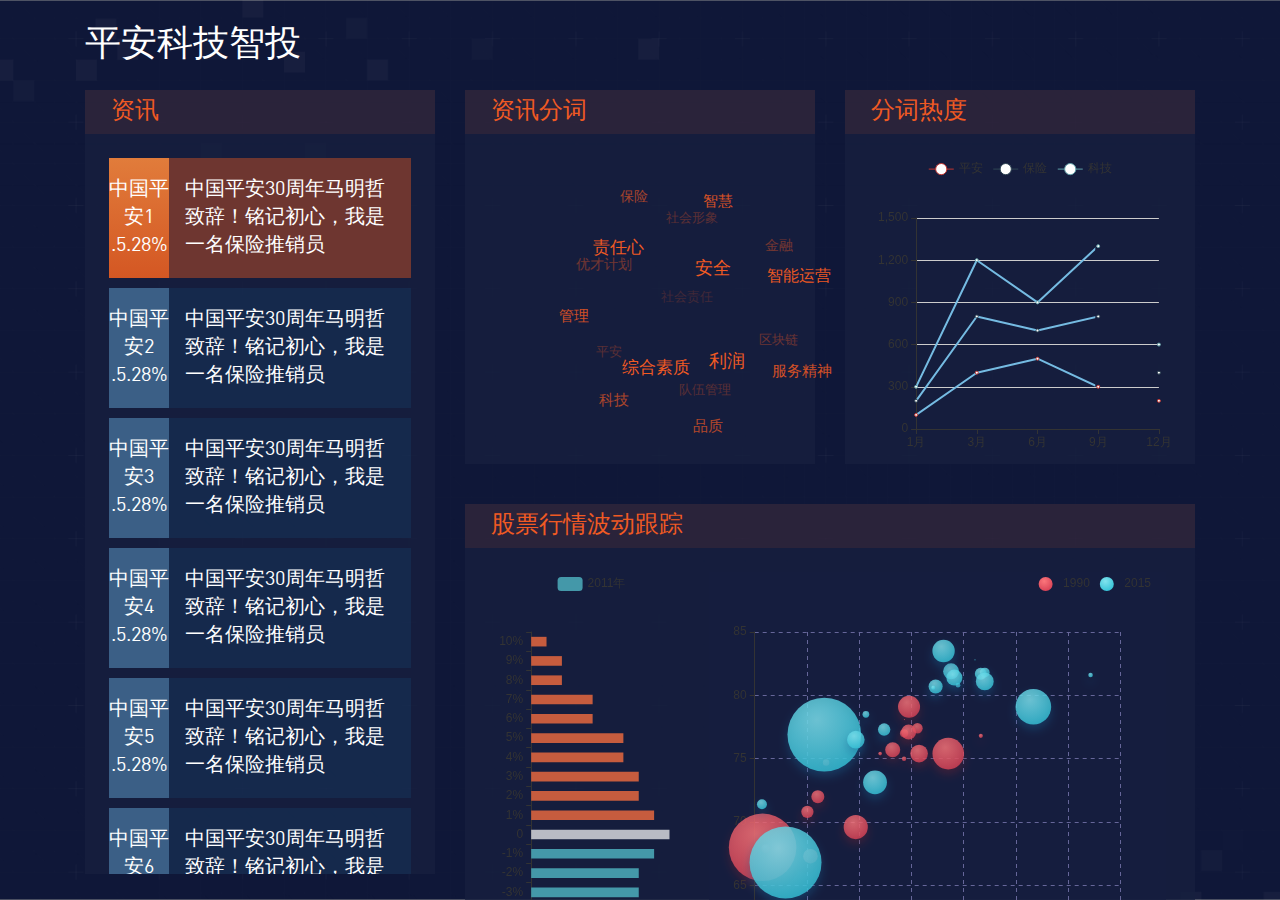
<file: index.html>
<!DOCTYPE html>
<html lang="en">
<head>
    <meta charset="UTF-8">
    <title>智能投顾</title>
    <meta name="renderer" content="webkit">
    <meta name="keywords" content=""/>
    <meta name="description" content=""/>
    <meta name="viewport" content="width=device-width, initial-scale=1.0, maximum-scale=1.0"/>
    <meta http-equiv="expires" content="0">
    <link rel="stylesheet" href="./css/bootstrap.min.css">
    <link rel="stylesheet" href="./css/font-awesome.min.css">
    <link rel="stylesheet" href="./css/animate.css">
    <link rel="stylesheet" href="./css/swiper.min.css">
    <link rel="stylesheet" href="./css/style.css">


    <script src="./js/jquery.min.js"></script>
    <script src="./js/bootstrap.min.js"></script>
    <script src="./js/echarts.min.js"></script>
    <script src="./js/swiper.min.js"></script>
</head>
<body>
   <div class="wrap">
       <div class="container">
           <div class="logo">
               平安科技智投
           </div>
           <div class="row">
              <div class="col-lg-12">
                  <div class="col-lg-4">
                      <div class="pan mgt40">
                          <div class="pan-head">
                              资讯
                          </div>
                          <div class="pan-body" id="news" style="height:740px">
                            <ul class="news">
                                <li>
                                    <div class="newL">
                                        <span>中国平安1</span>
                                        <em><i>.</i>5.28%</em>
                                    </div>
                                    <div class="newR">
                                        <span>中国平安30周年马明哲致辞！铭记初心，我是一名保险推销员</span>
                                    </div>
                                </li>
                                <li>
                                    <div class="newL">
                                        <span>中国平安2</span>
                                        <em><i>.</i>5.28%</em>
                                    </div>
                                    <div class="newR">
                                        <span>中国平安30周年马明哲致辞！铭记初心，我是一名保险推销员</span>
                                    </div>
                                </li>
                                <li>
                                    <div class="newL">
                                        <span>中国平安3</span>
                                        <em><i>.</i>5.28%</em>
                                    </div>
                                    <div class="newR">
                                        <span>中国平安30周年马明哲致辞！铭记初心，我是一名保险推销员</span>
                                    </div>
                                </li>
                                <li>
                                    <div class="newL">
                                        <span>中国平安4</span>
                                        <em><i>.</i>5.28%</em>
                                    </div>
                                    <div class="newR">
                                        <span>中国平安30周年马明哲致辞！铭记初心，我是一名保险推销员</span>
                                    </div>
                                </li>
                                <li>
                                    <div class="newL">
                                        <span>中国平安5</span>
                                        <em><i>.</i>5.28%</em>
                                    </div>
                                    <div class="newR">
                                        <span>中国平安30周年马明哲致辞！铭记初心，我是一名保险推销员</span>
                                    </div>
                                </li>
                                <li>
                                    <div class="newL">
                                        <span>中国平安6</span>
                                        <em><i>.</i>5.28%</em>
                                    </div>
                                    <div class="newR">
                                        <span>中国平安30周年马明哲致辞！铭记初心，我是一名保险推销员</span>
                                    </div>
                                </li>
                                <li>
                                    <div class="newL">
                                        <span>中国平安7</span>
                                        <em><i>.</i>5.28%</em>
                                    </div>
                                    <div class="newR">
                                        <span>中国平安30周年马明哲致辞！铭记初心，我是一名保险推销员</span>
                                    </div>
                                </li>
                                <li>
                                    <div class="newL">
                                        <span>中国平安8</span>
                                        <em><i>.</i>5.28%</em>
                                    </div>
                                    <div class="newR">
                                        <<span>中国平安30周年马明哲致辞！铭记初心，我是一名保险推销员</span>
                                    </div>
                                </li>
                                <li>
                                    <div class="newL">
                                        <span>中国平安9</span>
                                        <em><i>.</i>5.28%</em>
                                    </div>
                                    <div class="newR">
                                        <span>中国平安30周年马明哲致辞！铭记初心，我是一名保险推销员</span>
                                    </div>
                                </li>
                            </ul>
                          </div>
                      </div>
                      <div class="pan mgt40">
                          <div class="pan-head">
                              中国平安股价分析
                          </div>
                          <div class="pan-body" style="height: 330px">
                                <div class="achartW">
                                    <div id="chart12"></div>
                                    <div class="achartL">
                                        <span>54 <em>%</em> </span>
                                        <span>利好 </span>
                                    </div>
                                    <div class="achartR">
                                        <span>46 <em>%</em> </span>
                                        <span>利空</span>
                                    </div>
                                </div>
                          </div>
                      </div>
                  </div>
                  <div class="col-lg-8" style="padding: 0">
                      <div class="col-lg-6">
                          <div class="pan mgt40">
                              <div class="pan-head">
                                  资讯分词
                              </div>
                              <div class="pan-body" style="height:330px">
                                  <div id="tagsList">
                                      <span>平安</span>
                                      <span>保险</span>
                                      <span>金融</span>
                                      <span>优才计划</span>
                                      <span>品质</span>
                                      <span>科技</span>
                                      <span>智慧</span>
                                      <span>安全</span>
                                      <span>社会责任</span>
                                      <span>队伍管理</span>
                                      <span>区块链</span>
                                      <span>利润</span>
                                      <span>责任心</a></span>
                                      <span>综合素质</a></span>
                                      <span>服务精神</a></span>
                                      <span>管理</a></span>
                                      <span>社会形象</a></span>
                                      <span>智能运营</a></span>
                                  </div>
                              </div>
                          </div>
                      </div>
                      <div class="col-lg-6">
                          <div class="pan mgt40">
                              <div class="pan-head">
                                  分词热度
                              </div>
                              <div class="pan-body" style="height:330px">
                                  <div id="chart05"></div>
                              </div>
                          </div>
                      </div>
                      <div class="col-lg-12">
                          <div class="pan mgt40">
                              <div class="pan-head">
                                  股票行情波动跟踪
                              </div>
                              <div class="pan-body clearfix" style="height:740px">
                                  <div id="chart14" class="fl" style="width:30%;margin-right: 15px;">
                                  </div>
                                  <div id="chart11" class="fl" style="width:calc(70% - 20px)">
                                  </div>
                              </div>
                          </div>
                      </div>
                  </div>
              </div>
              <div class="col-lg-12">
                   <div class="col-1g-12">
                       <div class="col-lg-4">
                           <div class="pan mgt40">
                               <div class="pan-head">
                                   重仓平安基金
                               </div>
                               <div class="pan-body" style="height: 330px">
                                   <div class="divergency">
                                       <div class="divg">
                                           <div class="middle">
                                               <span>中国平安</span>
                                           </div>
                                           <div class="divgItem divgItem01 itemOn">
                                               <div class="itemCircle"><em>大华基金</em></div>
                                               <span>30%</span>
                                               <i class="divgLine"></i>
                                           </div>
                                           <div class="divgItem divgItem02">
                                               <div class="itemCircle"><em>招商混合</em></div>
                                               <span>12%</span>
                                               <i class="divgLine"></i>
                                           </div>
                                           <div class="divgItem divgItem03">
                                               <div class="itemCircle"><em>广发基金</em></div>
                                               <span>12%</span>
                                               <i class="divgLine"></i>
                                           </div>
                                           <div class="divgItem divgItem04">
                                               <div class="itemCircle"><em>华夏理财</em></div>
                                               <span>12%</span>
                                               <i class="divgLine"></i>
                                           </div>
                                           <div class="divgItem divgItem05">
                                               <div class="itemCircle"><em>民生混合</em></div>
                                               <span>12%</span>
                                               <i class="divgLine"></i>
                                           </div>

                                       </div>
                                   </div>
                               </div>
                           </div>
                       </div>
                       <div class="col-lg-8">
                           <div class="pan mgt40">
                               <div class="pan-head">
                                   关系图谱
                               </div>
                               <div class="pan-body" style="height: 330px">
                                   <div id="word-cloud"></div>
                               </div>
                           </div>
                       </div>
                   </div>
                   <div class="col-lg-12">
                       <div class="pan mgt40">
                           <div class="pan-head">
                               大华基金估值
                           </div>
                           <div class="pan-body" style="height: 330px;">
                               <div id="chart10">
                               </div>
                           </div>
                       </div>
                   </div>
                   <div class="clearfix">
                       <div class="col-lg-4">
                           <div class="pan mgt40">
                               <div class="pan-head">
                                   智投1号
                               </div>
                               <div class="pan-body">
                                    <!--<div id="chart05"></div>-->
                               </div>
                           </div>
                       </div>
                       <div class="col-lg-4">
                           <div class="pan mgt40">
                               <div class="pan-head">
                                   组合指标VaR
                               </div>
                               <div class="pan-body">
                                    <div id="chart06"></div>
                               </div>
                           </div>
                       </div>
                       <div class="col-lg-4">
                           <div class="pan mgt40">
                               <div class="pan-head">
                                   超额业绩分析
                               </div>
                               <div class="pan-body">

                               </div>
                           </div>
                       </div>
                   </div>
               </div>
              <div class="col-lg-12">
                  <div class="col-lg-8">
                      <div class="pan mgt40">
                          <div class="pan-head">
                              中国平安未来走势
                          </div>
                          <div class="pan-body" style="height: 530px;">

                          </div>
                      </div>
                  </div>
                  <div class="col-lg-4">
                      <div class="pan mgt40">
                          <div class="pan-head">
                              高频交易模拟
                          </div>
                          <div class="pan-body" style="height: 530px;padding:40px 30px;overflow: hidden;">
                             <div class="clearfix">
                                 <div class="highL">
                                     <div class="title01">中国平安  <em>006012</em> </div>
                                     <div class="title02">0.735</div>
                                     <div class="title03">+0.0001 (+5.28%)</div>
                                     <div class="highLT">
                                         <table>
                                             <thead>
                                                 <th>代码</th>
                                                 <th>方向</th>
                                                 <th>委托价</th>
                                                 <th>委托数</th>
                                                 <th>状态</th>
                                             </thead>
                                             <tbody>
                                                <tr>
                                                    <td>006012</td>
                                                    <td>买</td>
                                                    <td>0.873</td>
                                                    <td>2</td>
                                                    <td>成交</td>
                                                </tr>
                                                <tr>
                                                    <td>006012</td>
                                                    <td>买</td>
                                                    <td>0.873</td>
                                                    <td>2</td>
                                                    <td>成交</td>
                                                </tr>
                                                <tr>
                                                    <td>006012</td>
                                                    <td>买</td>
                                                    <td>0.873</td>
                                                    <td>2</td>
                                                    <td>成交</td>
                                                </tr>
                                                <tr>
                                                    <td>006012</td>
                                                    <td>买</td>
                                                    <td>0.873</td>
                                                    <td>2</td>
                                                    <td>成交</td>
                                                </tr>
                                                <tr>
                                                    <td>006012</td>
                                                    <td>买</td>
                                                    <td>0.873</td>
                                                    <td>2</td>
                                                    <td>成交</td>
                                                </tr>
                                                <tr>
                                                    <td>006012</td>
                                                    <td>买</td>
                                                    <td>0.873</td>
                                                    <td>2</td>
                                                    <td>成交</td>
                                                </tr>
                                                <tr>
                                                    <td>006012</td>
                                                    <td>买</td>
                                                    <td>0.873</td>
                                                    <td>2</td>
                                                    <td>成交</td>
                                                </tr>
                                                <tr>
                                                    <td>006012</td>
                                                    <td>买</td>
                                                    <td>0.873</td>
                                                    <td>2</td>
                                                    <td>成交</td>
                                                </tr>
                                                <tr>
                                                    <td>006012</td>
                                                    <td>买</td>
                                                    <td>0.873</td>
                                                    <td>2</td>
                                                    <td>成交</td>
                                                </tr>
                                             </tbody>
                                         </table>
                                     </div>
                                 </div>
                                 <div class="highR">
                                     <table>
                                         <thead>
                                            <tr>
                                                <th>时间</th>
                                                <th>价位</th>
                                                <th>现手</th>
                                            </tr>
                                         </thead>
                                         <tbody>
                                            <tr>
                                                <td>10:02:31</td>
                                                <td class="tGreen">2432.4</td>
                                                <td class="tRed">1</td>
                                            </tr>
                                            <tr>
                                                <td>10:02:31</td>
                                                <td class="tGreen">2432.4</td>
                                                <td class="tRed">1</td>
                                            </tr>
                                            <tr>
                                                <td>10:02:31</td>
                                                <td class="tGreen">2432.4</td>
                                                <td class="tRed">1</td>
                                            </tr>
                                            <tr>
                                                <td>10:02:31</td>
                                                <td class="tGreen">2432.4</td>
                                                <td class="tRed">1</td>
                                            </tr>
                                            <tr>
                                                <td>10:02:31</td>
                                                <td class="tGreen">2432.4</td>
                                                <td class="tRed">1</td>
                                            </tr>
                                            <tr>
                                                <td>10:02:31</td>
                                                <td class="tGreen">2432.4</td>
                                                <td class="tRed">1</td>
                                            </tr>
                                            <tr>
                                                <td>10:02:31</td>
                                                <td class="tGreen">2432.4</td>
                                                <td class="tRed">1</td>
                                            </tr>
                                            <tr>
                                                <td>10:02:31</td>
                                                <td class="tGreen">2432.4</td>
                                                <td class="tRed">1</td>
                                            </tr>
                                            <tr>
                                                <td>10:02:31</td>
                                                <td class="tGreen">2432.4</td>
                                                <td class="tRed">1</td>
                                            </tr>
                                            <tr>
                                                <td>10:02:31</td>
                                                <td class="tGreen">2432.4</td>
                                                <td class="tRed">1</td>
                                            </tr>
                                            <tr>
                                                <td>10:02:31</td>
                                                <td class="tGreen">2432.4</td>
                                                <td class="tRed">1</td>
                                            </tr>
                                            <tr>
                                                <td>10:02:31</td>
                                                <td class="tGreen">2432.4</td>
                                                <td class="tRed">1</td>
                                            </tr>
                                            <tr>
                                                <td>10:02:31</td>
                                                <td class="tGreen">2432.4</td>
                                                <td class="tRed">1</td>
                                            </tr>
                                            <tr>
                                                <td>10:02:31</td>
                                                <td class="tGreen">2432.4</td>
                                                <td class="tRed">1</td>
                                            </tr>
                                            <tr>
                                                <td>10:02:31</td>
                                                <td class="tGreen">2432.4</td>
                                                <td class="tRed">1</td>
                                            </tr>
                                         </tbody>
                                     </table>
                                 </div>
                             </div>
                          </div>
                      </div>
                  </div>
              </div>
               <div class="col-lg-12">
                   <div class="col-lg-8">
                       <div class="pan mgt40">
                           <div class="pan-head">
                               资产大类历年汇报图
                           </div>
                           <div class="pan-body" style="height:530px;padding:40px 60px">
                               <div class="tableWrap">
                                   <table>
                                       <thead>
                                       <tr>
                                           <th>2009</th>
                                           <th>2010</th>
                                           <th>2011</th>
                                           <th>2012</th>
                                           <th>2013</th>
                                           <th>2014</th>
                                           <th>2015</th>
                                           <th>2016</th>
                                           <th>2017</th>
                                           <th>2018</th>
                                       </tr>
                                       </thead>
                                       <tbody>
                                       <tr>
                                           <td>
                                               <span>HG DONG</span>
                                               <span>30.87%</span>
                                           </td>
                                           <td>
                                               <span>HG DONG</span>
                                               <span>30.87%</span>
                                           </td>
                                           <td>
                                               <span>HG DONG</span>
                                               <span>30.87%</span>
                                           </td>
                                           <td>
                                               <span>HG DONG</span>
                                               <span>30.87%</span>
                                           </td>
                                           <td>
                                               <span>HG DONG</span>
                                               <span>30.87%</span>
                                           </td>
                                           <td class="tcOrange">
                                               <span>HG DONG</span>
                                               <span>30.87%</span>
                                           </td>
                                           <td>
                                               <span>HG DONG</span>
                                               <span>30.87%</span>
                                           </td>
                                           <td>
                                               <span>HG DONG</span>
                                               <span>30.87%</span>
                                           </td>
                                           <td>
                                               <span>HG DONG</span>
                                               <span>30.87%</span>
                                           </td>
                                           <td class="tcOrange">
                                               <span>HG DONG</span>
                                               <span>30.87%</span>
                                           </td>

                                       </tr>
                                       <tr>
                                           <td>
                                               <span>HG DONG</span>
                                               <span>30.87%</span>
                                           </td>
                                           <td>
                                               <span>HG DONG</span>
                                               <span>30.87%</span>
                                           </td>
                                           <td>
                                               <span>HG DONG</span>
                                               <span>30.87%</span>
                                           </td>
                                           <td>
                                               <span>HG DONG</span>
                                               <span>30.87%</span>
                                           </td>
                                           <td>
                                               <span>HG DONG</span>
                                               <span>30.87%</span>
                                           </td>
                                           <td>
                                               <span>HG DONG</span>
                                               <span>30.87%</span>
                                           </td>
                                           <td>
                                               <span>HG DONG</span>
                                               <span>30.87%</span>
                                           </td>
                                           <td>
                                               <span>HG DONG</span>
                                               <span>30.87%</span>
                                           </td>
                                           <td>
                                               <span>HG DONG</span>
                                               <span>30.87%</span>
                                           </td>
                                           <td>
                                               <span>HG DONG</span>
                                               <span>30.87%</span>
                                           </td>

                                       </tr>
                                       <tr>
                                           <td>
                                               <span>HG DONG</span>
                                               <span>30.87%</span>
                                           </td>
                                           <td class="tcOrange">
                                               <span>HG DONG</span>
                                               <span>30.87%</span>
                                           </td>
                                           <td>
                                               <span>HG DONG</span>
                                               <span>30.87%</span>
                                           </td>
                                           <td>
                                               <span>HG DONG</span>
                                               <span>30.87%</span>
                                           </td>
                                           <td>
                                               <span>HG DONG</span>
                                               <span>30.87%</span>
                                           </td>
                                           <td>
                                               <span>HG DONG</span>
                                               <span>30.87%</span>
                                           </td>
                                           <td>
                                               <span>HG DONG</span>
                                               <span>30.87%</span>
                                           </td>
                                           <td>
                                               <span>HG DONG</span>
                                               <span>30.87%</span>
                                           </td>
                                           <td>
                                               <span>HG DONG</span>
                                               <span>30.87%</span>
                                           </td>
                                           <td>
                                               <span>HG DONG</span>
                                               <span>30.87%</span>
                                           </td>

                                       </tr>
                                       <tr>
                                           <td>
                                               <span>HG DONG</span>
                                               <span>30.87%</span>
                                           </td>
                                           <td>
                                               <span>HG DONG</span>
                                               <span>30.87%</span>
                                           </td>
                                           <td>
                                               <span>HG DONG</span>
                                               <span>30.87%</span>
                                           </td>
                                           <td>
                                               <span>HG DONG</span>
                                               <span>30.87%</span>
                                           </td>
                                           <td>
                                               <span>HG DONG</span>
                                               <span>30.87%</span>
                                           </td>
                                           <td>
                                               <span>HG DONG</span>
                                               <span>30.87%</span>
                                           </td>
                                           <td>
                                               <span>HG DONG</span>
                                               <span>30.87%</span>
                                           </td>
                                           <td>
                                               <span>HG DONG</span>
                                               <span>30.87%</span>
                                           </td>
                                           <td>
                                               <span>HG DONG</span>
                                               <span>30.87%</span>
                                           </td>
                                           <td>
                                               <span>HG DONG</span>
                                               <span>30.87%</span>
                                           </td>

                                       </tr>
                                       <tr>
                                           <td>
                                               <span>HG DONG</span>
                                               <span>30.87%</span>
                                           </td>
                                           <td>
                                               <span>HG DONG</span>
                                               <span>30.87%</span>
                                           </td>
                                           <td>
                                               <span>HG DONG</span>
                                               <span>30.87%</span>
                                           </td>
                                           <td>
                                               <span>HG DONG</span>
                                               <span>30.87%</span>
                                           </td>
                                           <td>
                                               <span>HG DONG</span>
                                               <span>30.87%</span>
                                           </td>
                                           <td>
                                               <span>HG DONG</span>
                                               <span>30.87%</span>
                                           </td>
                                           <td>
                                               <span>HG DONG</span>
                                               <span>30.87%</span>
                                           </td>
                                           <td>
                                               <span>HG DONG</span>
                                               <span>30.87%</span>
                                           </td>
                                           <td>
                                               <span>HG DONG</span>
                                               <span>30.87%</span>
                                           </td>
                                           <td>
                                               <span>HG DONG</span>
                                               <span>30.87%</span>
                                           </td>

                                       </tr>
                                       <tr>
                                           <td>
                                               <span>HG DONG</span>
                                               <span>30.87%</span>
                                           </td>
                                           <td>
                                               <span>HG DONG</span>
                                               <span>30.87%</span>
                                           </td>
                                           <td>
                                               <span>HG DONG</span>
                                               <span>30.87%</span>
                                           </td>
                                           <td>
                                               <span>HG DONG</span>
                                               <span>30.87%</span>
                                           </td>
                                           <td>
                                               <span>HG DONG</span>
                                               <span>30.87%</span>
                                           </td>
                                           <td>
                                               <span>HG DONG</span>
                                               <span>30.87%</span>
                                           </td>
                                           <td>
                                               <span>HG DONG</span>
                                               <span>30.87%</span>
                                           </td>
                                           <td>
                                               <span>HG DONG</span>
                                               <span>30.87%</span>
                                           </td>
                                           <td>
                                               <span>HG DONG</span>
                                               <span>30.87%</span>
                                           </td>
                                           <td>
                                               <span>HG DONG</span>
                                               <span>30.87%</span>
                                           </td>

                                       </tr>
                                       <tr>
                                           <td>
                                               <span>HG DONG</span>
                                               <span>30.87%</span>
                                           </td>
                                           <td>
                                               <span>HG DONG</span>
                                               <span>30.87%</span>
                                           </td>
                                           <td>
                                               <span>HG DONG</span>
                                               <span>30.87%</span>
                                           </td>
                                           <td>
                                               <span>HG DONG</span>
                                               <span>30.87%</span>
                                           </td>
                                           <td>
                                               <span>HG DONG</span>
                                               <span>30.87%</span>
                                           </td>
                                           <td>
                                               <span>HG DONG</span>
                                               <span>30.87%</span>
                                           </td>
                                           <td>
                                               <span>HG DONG</span>
                                               <span>30.87%</span>
                                           </td>
                                           <td>
                                               <span>HG DONG</span>
                                               <span>30.87%</span>
                                           </td>
                                           <td>
                                               <span>HG DONG</span>
                                               <span>30.87%</span>
                                           </td>
                                           <td>
                                               <span>HG DONG</span>
                                               <span>30.87%</span>
                                           </td>

                                       </tr>
                                       <tr>
                                           <td>
                                               <span>HG DONG</span>
                                               <span>30.87%</span>
                                           </td>
                                           <td>
                                               <span>HG DONG</span>
                                               <span>30.87%</span>
                                           </td>
                                           <td>
                                               <span>HG DONG</span>
                                               <span>30.87%</span>
                                           </td>
                                           <td>
                                               <span>HG DONG</span>
                                               <span>30.87%</span>
                                           </td>
                                           <td>
                                               <span>HG DONG</span>
                                               <span>30.87%</span>
                                           </td>
                                           <td>
                                               <span>HG DONG</span>
                                               <span>30.87%</span>
                                           </td>
                                           <td>
                                               <span>HG DONG</span>
                                               <span>30.87%</span>
                                           </td>
                                           <td>
                                               <span>HG DONG</span>
                                               <span>30.87%</span>
                                           </td>
                                           <td>
                                               <span>HG DONG</span>
                                               <span>30.87%</span>
                                           </td>
                                           <td>
                                               <span>HG DONG</span>
                                               <span>30.87%</span>
                                           </td>

                                       </tr>
                                       <tr>
                                           <td>
                                               <span>HG DONG</span>
                                               <span>30.87%</span>
                                           </td>
                                           <td>
                                               <span>HG DONG</span>
                                               <span>30.87%</span>
                                           </td>
                                           <td>
                                               <span>HG DONG</span>
                                               <span>30.87%</span>
                                           </td>
                                           <td>
                                               <span>HG DONG</span>
                                               <span>30.87%</span>
                                           </td>
                                           <td>
                                               <span>HG DONG</span>
                                               <span>30.87%</span>
                                           </td>
                                           <td>
                                               <span>HG DONG</span>
                                               <span>30.87%</span>
                                           </td>
                                           <td>
                                               <span>HG DONG</span>
                                               <span>30.87%</span>
                                           </td>
                                           <td>
                                               <span>HG DONG</span>
                                               <span>30.87%</span>
                                           </td>
                                           <td class="tcOrange">
                                               <span>HG DONG</span>
                                               <span>30.87%</span>
                                           </td>
                                           <td>
                                               <span>HG DONG</span>
                                               <span>30.87%</span>
                                           </td>

                                       </tr>

                                       </tbody>
                                   </table>
                               </div>
                           </div>
                       </div>
                   </div>
                   <div class="col-lg-4">
                       <div class="pan mgt40">
                           <div class="pan-head">
                               资金、基金、行业分类饼图
                           </div>
                               <div class="pan-body" style="height: 530px">
                                   <div class="pieW">
                                       <div id="chart07">
                                       </div>
                                       <div class="pieP">
                                           <span>安全型</span>
                                           <span>Security Type</span>
                                       </div>
                               </div>
                                <div class="pieW">
                                    <div id="chart08">
                                    </div>
                                    <div class="pieP">
                                        <span>资产型</span>
                                        <span>Asset Type</span>
                                    </div>
                                </div>
                                <div class="pieW">
                                    <div id="chart09">
                                    </div>
                                    <div class="pieP">
                                        <span>数据</span>
                                        <span>Data Type</span>
                                    </div>
                                </div>
                           </div>
                       </div>
                   </div>
               </div>

           </div>
       </div>
   </div>
</body>
<script src="./js/chart.js"></script>
<script src="./js/wordClould.js"></script>
<script>
    function AddCls(){
        $(".tc01,.tc02,.tc03,.tc04,.tc05,.tc06,.tc07,.tc08,.tc09").addClass("animated flash");
    }
    function RemoveCls(){
        $(".tc01,.tc02,.tc03,.tc04,.tc05,.tc06,.tc07,.tc08,.tc09").removeClass("animated flash");
    }

    // function moveTo() {
    //     $("#news ul").animate({
    //         marginTop: "-130px"
    //     }, 2000, function (){
    //         $(this).css({ marginTop: "0px" }).find("li:first").appendTo(this);
    //     });
    // }
    // setInterval('moveTo()', 3000) ;


    $(document).ready(function () {
       // setInterval(function () {
       //     $(".tc01,.tc02,.tc03,.tc04,.tc05,.tc06,.tc07,.tc08,.tc09").addClass("animated flash");
       // },1000)
       //
       //  setInterval(function () {
       //      $(".tc01,.tc02,.tc03,.tc04,.tc05,.tc06,.tc07,.tc08,.tc09").removeClass("animated flash");
       //  },3000)
    })

</script>
</html>
</file>
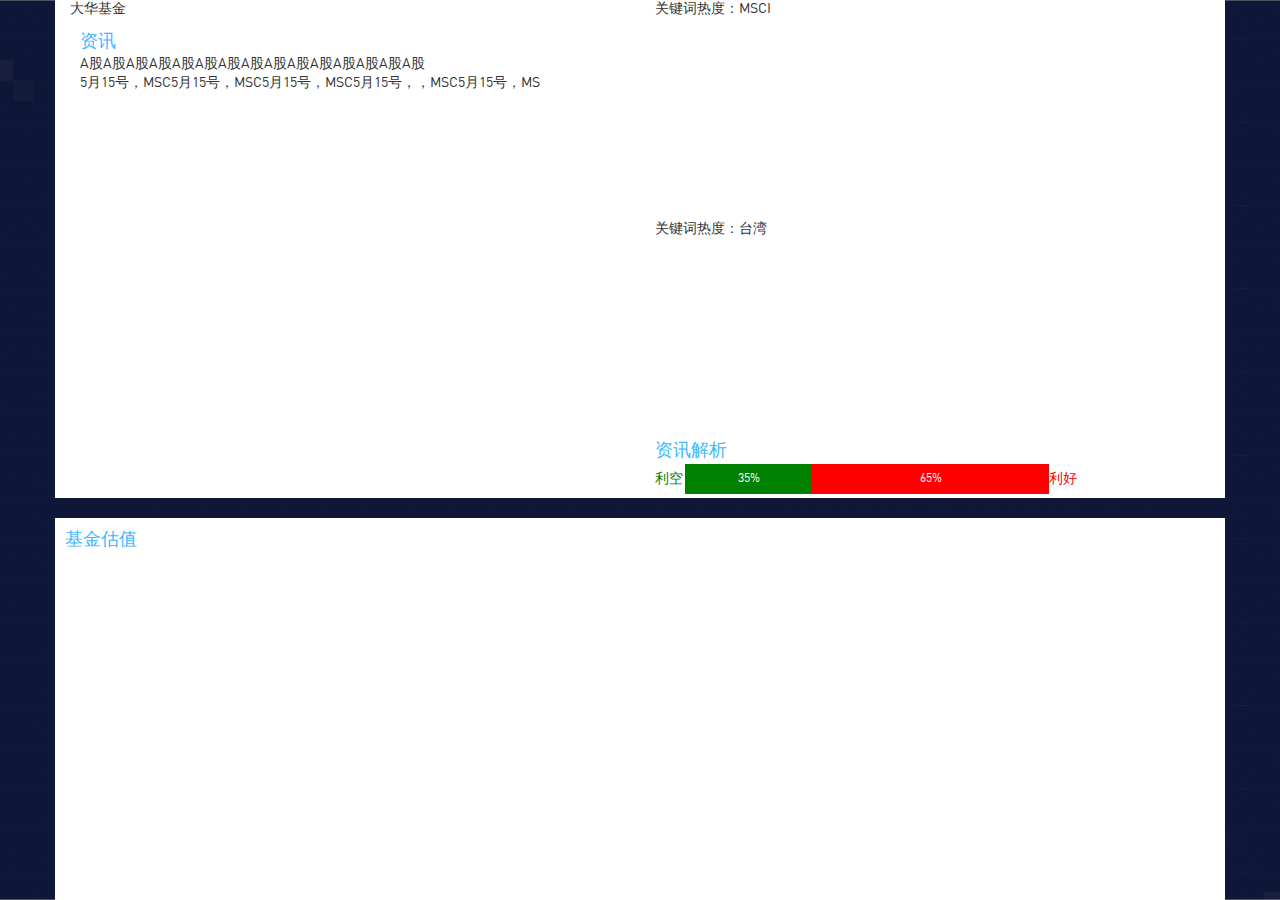
<file: index01.html>
<!DOCTYPE html>
<html lang="en">
<head>
    <meta charset="UTF-8">
    <title>智能投顾</title>
    <meta name="renderer" content="webkit">
    <meta name="keywords" content=""/>
    <meta name="description" content=""/>
    <meta name="viewport" content="width=device-width, initial-scale=1.0, maximum-scale=1.0"/>
    <meta http-equiv="expires" content="0">
    <link rel="stylesheet" href="./css/bootstrap.min.css">
    <link rel="stylesheet" href="./css/font-awesome.min.css">
    <link rel="stylesheet" href="./css/animate.css">
    <link rel="stylesheet" href="./css/swiper.min.css">
    <link rel="stylesheet" href="./css/style.css">


    <script src="./js/jquery.min.js"></script>
    <script src="./js/bootstrap.min.js"></script>
    <script src="./js/echarts.min.js"></script>
    <script src="./js/swiper.min.js"></script>
</head>
<body>
<div class="wrap">
    <div class="container">
        <div class="row clearfix bgfff">
            <div class="col-lg-6 bgfff">
                <h3>大华基金</h3>
                <div class="padLR">
                    <div class="blueT">资讯</div>
                    <p class="newsT">A股A股A股A股A股A股A股A股A股A股A股A股A股A股A股</p>
                    <p class="newsC">
                        5月15号，MSC5月15号，MSC5月15号，MSC5月15号，，MSC5月15号，MS
                    </p>
                    <div id="chart01">
                    </div>
                </div>
            </div>
            <div class="col-lg-6 bgfff">
                <div class="h3Bg">关键词热度：MSCI</div>
                <div id="chart02"></div>
                <div class="h3Bg">关键词热度：台湾</div>
                <div id="chart03"></div>
                <div class="blueT">资讯解析</div>
                <div class="pgt">
                    <span class="colorG">利空</span>
                    <div class="pgrW">
                        <div class="pgr green" style="width:35%">
                            <i>35%</i>
                        </div>
                        <div class="pgr red" style="width:65%">
                            <i>65%</i>
                        </div>
                    </div>
                    <span class="colorR">利好</span>
                </div>
            </div>
        </div>
        <div class="row bgfff mg20">
            <div class="padLR">
                <div class="blueT">基金估值</div>
                <div id="chart04"></div>
            </div>
        </div>
        <div class="row bgfff mg20">

            <div class="padLR">
                <div class="part">
                    <h3>智投1号</h3>
                    <div class="blueT">组合收益率回测曲线</div>
                    <div class="clearfix">
                        <div id="chart05" class="fl"></div>
                        <div class="bgGrey fl">
                            <p>指标VaR</p>
                            <div id="chart06"></div>
                            <p>持仓以来</p>
                            <div class="haFlex">
                                <div class="haItem">
                                    <span>7.48%</span>
                                    <span>最大收益率</span>
                                </div>
                                <div class="haItem">
                                    <span>7.48%</span>
                                    <span>最大收益率</span>
                                </div>
                                <div class="haItem">
                                    <span>7.48%</span>
                                    <span>最大收益率</span>
                                </div>
                                <div class="haItem">
                                    <span>7.48%</span>
                                    <span>最大收益率</span>
                                </div>
                            </div>
                            <p>超额业绩分析</p>
                            <div class="barWrap">
                                <span style="background: #ffcc00;height: 80px;"></span>
                                <span style="background: #5dca63;height: 10px;"></span>
                                <span style="background: #ff3300;height: 80px;"></span>
                                <span style="background: #5dca63;height: 10px;"></span>
                            </div>
                        </div>
                    </div>
                </div>
            </div>
            <div>
                <div class="blueT">资产大类历年汇报图</div>
                <div class="tableWrap">
                    <table>
                        <thead>
                        <tr>
                            <th>2003</th>
                            <th>2004</th>
                            <th>2005</th>
                            <th>2006</th>
                            <th>2007</th>
                            <th>2008</th>
                            <th>2009</th>
                            <th>2010</th>
                            <th>2011</th>
                            <th>2012</th>
                            <th>2013</th>
                            <th>2014</th>
                            <th>2015</th>
                            <th>2016</th>
                            <th>2017</th>
                        </tr>
                        </thead>
                        <tbody>
                        <tr>
                            <td class="tc01">
                                <span>HG DONG</span>
                                <span>30.87%</span>
                            </td>
                            <td class="tc09">
                                <span>HG DONG</span>
                                <span>30.87%</span>
                            </td>
                            <td class="tc08">
                                <span>HG DONG</span>
                                <span>30.87%</span>
                            </td>
                            <td class="tc07">
                                <span>HG DONG</span>
                                <span>30.87%</span>
                            </td>
                            <td class="tc06">
                                <span>HG DONG</span>
                                <span>30.87%</span>
                            </td>
                            <td class="tc05">
                                <span>HG DONG</span>
                                <span>30.87%</span>
                            </td>
                            <td class="tc04">
                                <span>HG DONG</span>
                                <span>30.87%</span>
                            </td>
                            <td class="tc03">
                                <span>HG DONG</span>
                                <span>30.87%</span>
                            </td>
                            <td class="tc02">
                                <span>HG DONG</span>
                                <span>30.87%</span>
                            </td>
                            <td class="tc01">
                                <span>HG DONG</span>
                                <span>30.87%</span>
                            </td>
                            <td class="tc09">
                                <span>HG DONG</span>
                                <span>30.87%</span>
                            </td>
                            <td class="tc08">
                                <span>HG DONG</span>
                                <span>30.87%</span>
                            </td>
                            <td class="tc07">
                                <span>HG DONG</span>
                                <span>30.87%</span>
                            </td>
                            <td class="tc06">
                                <span>HG DONG</span>
                                <span>30.87%</span>
                            </td>
                            <td class="tc05">
                                <span>HG DONG</span>
                                <span>30.87%</span>
                            </td>
                        </tr>
                        <tr>
                            <td class="tc02">
                                <span>HG DONG</span>
                                <span>30.87%</span>
                            </td>
                            <td class="tc01">
                                <span>HG DONG</span>
                                <span>30.87%</span>
                            </td>
                            <td class="tc09">
                                <span>HG DONG</span>
                                <span>30.87%</span>
                            </td>
                            <td class="tc08">
                                <span>HG DONG</span>
                                <span>30.87%</span>
                            </td>
                            <td class="tc07">
                                <span>HG DONG</span>
                                <span>30.87%</span>
                            </td>
                            <td class="tc06">
                                <span>HG DONG</span>
                                <span>30.87%</span>
                            </td>
                            <td class="tc05">
                                <span>HG DONG</span>
                                <span>30.87%</span>
                            </td>
                            <td class="tc04">
                                <span>HG DONG</span>
                                <span>30.87%</span>
                            </td>
                            <td class="tc03">
                                <span>HG DONG</span>
                                <span>30.87%</span>
                            </td>
                            <td class="tc02">
                                <span>HG DONG</span>
                                <span>30.87%</span>
                            </td>
                            <td class="tc01">
                                <span>HG DONG</span>
                                <span>30.87%</span>
                            </td>
                            <td class="tc09">
                                <span>HG DONG</span>
                                <span>30.87%</span>
                            </td>
                            <td class="tc08">
                                <span>HG DONG</span>
                                <span>30.87%</span>
                            </td>
                            <td class="tc07">
                                <span>HG DONG</span>
                                <span>30.87%</span>
                            </td>
                            <td class="tc06">
                                <span>HG DONG</span>
                                <span>30.87%</span>
                            </td>
                        </tr>
                        <tr>
                            <td class="tc03">
                                <span>HG DONG</span>
                                <span>30.87%</span>
                            </td>
                            <td class="tc02">
                                <span>HG DONG</span>
                                <span>30.87%</span>
                            </td>
                            <td class="tc01">
                                <span>HG DONG</span>
                                <span>30.87%</span>
                            </td>
                            <td class="tc09">
                                <span>HG DONG</span>
                                <span>30.87%</span>
                            </td>
                            <td class="tc08">
                                <span>HG DONG</span>
                                <span>30.87%</span>
                            </td>
                            <td class="tc07">
                                <span>HG DONG</span>
                                <span>30.87%</span>
                            </td>
                            <td class="tc06">
                                <span>HG DONG</span>
                                <span>30.87%</span>
                            </td>
                            <td class="tc05">
                                <span>HG DONG</span>
                                <span>30.87%</span>
                            </td>
                            <td class="tc04">
                                <span>HG DONG</span>
                                <span>30.87%</span>
                            </td>
                            <td class="tc03">
                                <span>HG DONG</span>
                                <span>30.87%</span>
                            </td>
                            <td class="tc02">
                                <span>HG DONG</span>
                                <span>30.87%</span>
                            </td>
                            <td class="tc01">
                                <span>HG DONG</span>
                                <span>30.87%</span>
                            </td>
                            <td class="tc09">
                                <span>HG DONG</span>
                                <span>30.87%</span>
                            </td>
                            <td class="tc08">
                                <span>HG DONG</span>
                                <span>30.87%</span>
                            </td>
                            <td class="tc07">
                                <span>HG DONG</span>
                                <span>30.87%</span>
                            </td>

                        </tr>
                        <tr>
                            <td class="tc04">
                                <span>HG DONG</span>
                                <span>30.87%</span>
                            </td>
                            <td class="tc03">
                                <span>HG DONG</span>
                                <span>30.87%</span>
                            </td>
                            <td class="tc02">
                                <span>HG DONG</span>
                                <span>30.87%</span>
                            </td>
                            <td class="tc01">
                                <span>HG DONG</span>
                                <span>30.87%</span>
                            </td>
                            <td class="tc09">
                                <span>HG DONG</span>
                                <span>30.87%</span>
                            </td>
                            <td class="tc08">
                                <span>HG DONG</span>
                                <span>30.87%</span>
                            </td>
                            <td class="tc07">
                                <span>HG DONG</span>
                                <span>30.87%</span>
                            </td>
                            <td class="tc06">
                                <span>HG DONG</span>
                                <span>30.87%</span>
                            </td>
                            <td class="tc05">
                                <span>HG DONG</span>
                                <span>30.87%</span>
                            </td>
                            <td class="tc04">
                                <span>HG DONG</span>
                                <span>30.87%</span>
                            </td>
                            <td class="tc03">
                                <span>HG DONG</span>
                                <span>30.87%</span>
                            </td>
                            <td class="tc02">
                                <span>HG DONG</span>
                                <span>30.87%</span>
                            </td>
                            <td class="tc01">
                                <span>HG DONG</span>
                                <span>30.87%</span>
                            </td>
                            <td class="tc09">
                                <span>HG DONG</span>
                                <span>30.87%</span>
                            </td>
                            <td class="tc08">
                                <span>HG DONG</span>
                                <span>30.87%</span>
                            </td>

                        </tr>
                        <tr>
                            <td class="tc05">
                                <span>HG DONG</span>
                                <span>30.87%</span>
                            </td>
                            <td class="tc04">
                                <span>HG DONG</span>
                                <span>30.87%</span>
                            </td>
                            <td class="tc03">
                                <span>HG DONG</span>
                                <span>30.87%</span>
                            </td>
                            <td class="tc02">
                                <span>HG DONG</span>
                                <span>30.87%</span>
                            </td>
                            <td class="tc01">
                                <span>HG DONG</span>
                                <span>30.87%</span>
                            </td>
                            <td class="tc09">
                                <span>HG DONG</span>
                                <span>30.87%</span>
                            </td>
                            <td class="tc08">
                                <span>HG DONG</span>
                                <span>30.87%</span>
                            </td>
                            <td class="tc07">
                                <span>HG DONG</span>
                                <span>30.87%</span>
                            </td>
                            <td class="tc06">
                                <span>HG DONG</span>
                                <span>30.87%</span>
                            </td>
                            <td class="tc05">
                                <span>HG DONG</span>
                                <span>30.87%</span>
                            </td>
                            <td class="tc04">
                                <span>HG DONG</span>
                                <span>30.87%</span>
                            </td>
                            <td class="tc03">
                                <span>HG DONG</span>
                                <span>30.87%</span>
                            </td>
                            <td class="tc02">
                                <span>HG DONG</span>
                                <span>30.87%</span>
                            </td>
                            <td class="tc01">
                                <span>HG DONG</span>
                                <span>30.87%</span>
                            </td>
                            <td class="tc09">
                                <span>HG DONG</span>
                                <span>30.87%</span>
                            </td>

                        </tr>
                        <tr>
                            <td class="tc06">
                                <span>HG DONG</span>
                                <span>30.87%</span>
                            </td>
                            <td class="tc05">
                                <span>HG DONG</span>
                                <span>30.87%</span>
                            </td>
                            <td class="tc04">
                                <span>HG DONG</span>
                                <span>30.87%</span>
                            </td>
                            <td class="tc03">
                                <span>HG DONG</span>
                                <span>30.87%</span>
                            </td>
                            <td class="tc02">
                                <span>HG DONG</span>
                                <span>30.87%</span>
                            </td>
                            <td class="tc01">
                                <span>HG DONG</span>
                                <span>30.87%</span>
                            </td>
                            <td class="tc09">
                                <span>HG DONG</span>
                                <span>30.87%</span>
                            </td>
                            <td class="tc08">
                                <span>HG DONG</span>
                                <span>30.87%</span>
                            </td>
                            <td class="tc07">
                                <span>HG DONG</span>
                                <span>30.87%</span>
                            </td>
                            <td class="tc06">
                                <span>HG DONG</span>
                                <span>30.87%</span>
                            </td>
                            <td class="tc05">
                                <span>HG DONG</span>
                                <span>30.87%</span>
                            </td>
                            <td class="tc04">
                                <span>HG DONG</span>
                                <span>30.87%</span>
                            </td>
                            <td class="tc03">
                                <span>HG DONG</span>
                                <span>30.87%</span>
                            </td>
                            <td class="tc02">
                                <span>HG DONG</span>
                                <span>30.87%</span>
                            </td>
                            <td class="tc01">
                                <span>HG DONG</span>
                                <span>30.87%</span>
                            </td>

                        </tr>
                        <tr>
                            <td class="tc07">
                                <span>HG DONG</span>
                                <span>30.87%</span>
                            </td>
                            <td class="tc06">
                                <span>HG DONG</span>
                                <span>30.87%</span>
                            </td>
                            <td class="tc05">
                                <span>HG DONG</span>
                                <span>30.87%</span>
                            </td>
                            <td class="tc04">
                                <span>HG DONG</span>
                                <span>30.87%</span>
                            </td>
                            <td class="tc03">
                                <span>HG DONG</span>
                                <span>30.87%</span>
                            </td>
                            <td class="tc02">
                                <span>HG DONG</span>
                                <span>30.87%</span>
                            </td>
                            <td class="tc01">
                                <span>HG DONG</span>
                                <span>30.87%</span>
                            </td>
                            <td class="tc09">
                                <span>HG DONG</span>
                                <span>30.87%</span>
                            </td>
                            <td class="tc08">
                                <span>HG DONG</span>
                                <span>30.87%</span>
                            </td>
                            <td class="tc07">
                                <span>HG DONG</span>
                                <span>30.87%</span>
                            </td>
                            <td class="tc06">
                                <span>HG DONG</span>
                                <span>30.87%</span>
                            </td>
                            <td class="tc05">
                                <span>HG DONG</span>
                                <span>30.87%</span>
                            </td>
                            <td class="tc04">
                                <span>HG DONG</span>
                                <span>30.87%</span>
                            </td>
                            <td class="tc03">
                                <span>HG DONG</span>
                                <span>30.87%</span>
                            </td>
                            <td class="tc02">
                                <span>HG DONG</span>
                                <span>30.87%</span>
                            </td>

                        </tr>
                        <tr>
                            <td class="tc08">
                                <span>HG DONG</span>
                                <span>30.87%</span>
                            </td>
                            <td class="tc07">
                                <span>HG DONG</span>
                                <span>30.87%</span>
                            </td>
                            <td class="tc06">
                                <span>HG DONG</span>
                                <span>30.87%</span>
                            </td>
                            <td class="tc05">
                                <span>HG DONG</span>
                                <span>30.87%</span>
                            </td>
                            <td class="tc04">
                                <span>HG DONG</span>
                                <span>30.87%</span>
                            </td>
                            <td class="tc03">
                                <span>HG DONG</span>
                                <span>30.87%</span>
                            </td>
                            <td class="tc02">
                                <span>HG DONG</span>
                                <span>30.87%</span>
                            </td>
                            <td class="tc01">
                                <span>HG DONG</span>
                                <span>30.87%</span>
                            </td>
                            <td class="tc09">
                                <span>HG DONG</span>
                                <span>30.87%</span>
                            </td>
                            <td class="tc08">
                                <span>HG DONG</span>
                                <span>30.87%</span>
                            </td>
                            <td class="tc07">
                                <span>HG DONG</span>
                                <span>30.87%</span>
                            </td>
                            <td class="tc06">
                                <span>HG DONG</span>
                                <span>30.87%</span>
                            </td>
                            <td class="tc05">
                                <span>HG DONG</span>
                                <span>30.87%</span>
                            </td>
                            <td class="tc04">
                                <span>HG DONG</span>
                                <span>30.87%</span>
                            </td>
                            <td class="tc03">
                                <span>HG DONG</span>
                                <span>30.87%</span>
                            </td>

                        </tr>
                        <tr>
                            <td class="tc09">
                                <span>HG DONG</span>
                                <span>30.87%</span>
                            </td>
                            <td class="tc08">
                                <span>HG DONG</span>
                                <span>30.87%</span>
                            </td>
                            <td class="tc07">
                                <span>HG DONG</span>
                                <span>30.87%</span>
                            </td>
                            <td class="tc06">
                                <span>HG DONG</span>
                                <span>30.87%</span>
                            </td>
                            <td class="tc05">
                                <span>HG DONG</span>
                                <span>30.87%</span>
                            </td>
                            <td class="tc04">
                                <span>HG DONG</span>
                                <span>30.87%</span>
                            </td>
                            <td class="tc03">
                                <span>HG DONG</span>
                                <span>30.87%</span>
                            </td>
                            <td class="tc02">
                                <span>HG DONG</span>
                                <span>30.87%</span>
                            </td>
                            <td class="tc01">
                                <span>HG DONG</span>
                                <span>30.87%</span>
                            </td>
                            <td class="tc09">
                                <span>HG DONG</span>
                                <span>30.87%</span>
                            </td>
                            <td class="tc08">
                                <span>HG DONG</span>
                                <span>30.87%</span>
                            </td>
                            <td class="tc07">
                                <span>HG DONG</span>
                                <span>30.87%</span>
                            </td>
                            <td class="tc06">
                                <span>HG DONG</span>
                                <span>30.87%</span>
                            </td>
                            <td class="tc05">
                                <span>HG DONG</span>
                                <span>30.87%</span>
                            </td>
                            <td class="tc04">
                                <span>HG DONG</span>
                                <span>30.87%</span>
                            </td>

                        </tr>
                        </tbody>
                    </table>
                </div>
            </div>
            <div class="part">
                <div class="blueT">
                    资金、基金、行业分类饼图
                </div>
                <div class="clearfix chartPie">
                    <div id="chart07" class="fl"></div>
                    <div id="chart08" class="fl"></div>
                    <div id="chart09" class="fl"></div>
                </div>
            </div>
        </div>
        <div class="row bgfff">
            <div class="blueT">重仓平安基金</div>
            <div class="divergency">
                <div class="divg">
                    <div class="middle">
                        <span>中国平安</span>
                    </div>
                    <div class="divgItem divgItem01 itemOn">
                        <div class="itemCircle"><em>大华基金</em></div>
                        <span>30%</span>
                        <i class="divgLine"></i>
                    </div>
                    <div class="divgItem divgItem02">
                        <div class="itemCircle"><em>招商混合</em></div>
                        <span>12%</span>
                        <i class="divgLine"></i>
                    </div>
                    <div class="divgItem divgItem03">
                        <div class="itemCircle"><em>广发基金</em></div>
                        <span>12%</span>
                        <i class="divgLine"></i>
                    </div>
                    <div class="divgItem divgItem04">
                        <div class="itemCircle"><em>华夏理财</em></div>
                        <span>12%</span>
                        <i class="divgLine"></i>
                    </div>
                    <div class="divgItem divgItem05">
                        <div class="itemCircle"><em>民生混合</em></div>
                        <span>12%</span>
                        <i class="divgLine"></i>
                    </div>

                </div>
            </div>
        </div>

    </div>
</div>
</body>
<script src="./js/chart.js"></script>
<script>
    function AddCls(){
        $(".tc01,.tc02,tc03,.tc04,tc05,tc06,tc07,tc08,tc09").addClass("animated flash");
    }
    function RemoveCls(){
        $(".tc01,.tc02,.tc03,.tc04,.tc05,.tc06,.tc07,.tc08,.tc09").removeClass("animated flash");
    }
    $(document).ready(function () {
        // setInterval(function () {
        //     $(".tc01,.tc02,.tc03,.tc04,.tc05,.tc06,.tc07,.tc08,.tc09").addClass("animated flash");
        // },1000)
        //
        //  setInterval(function () {
        //      $(".tc01,.tc02,.tc03,.tc04,.tc05,.tc06,.tc07,.tc08,.tc09").removeClass("animated flash");
        //  },3000)
    })
</script>
</html>
</file>
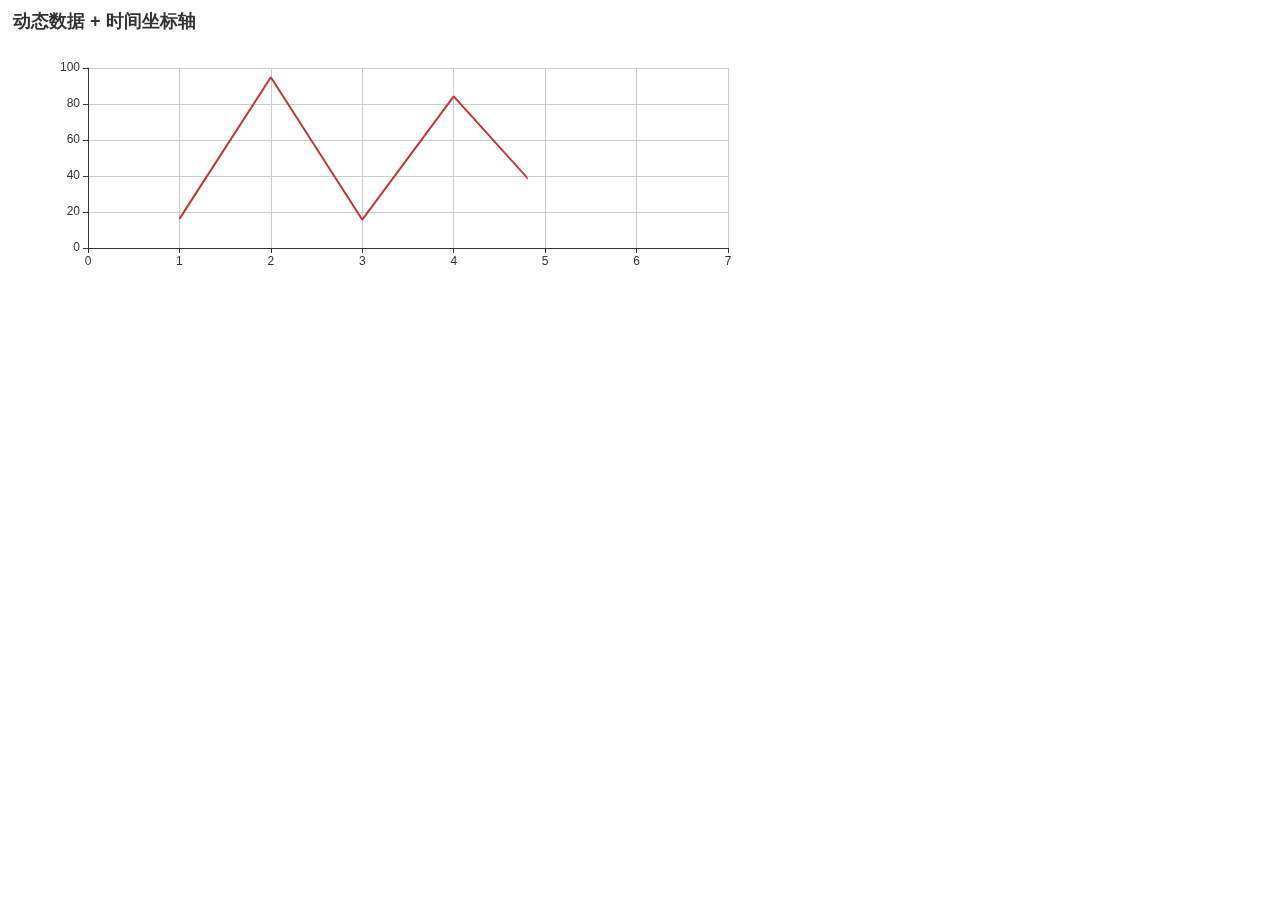
<file: test.html>
<!DOCTYPE html>
<html>
<head>
    <meta charset="utf-8">
    <title>line</title>
    <!-- 引入 echarts.js -->
    <script src="./js/echarts.min.js"></script>
</head>
<body>

<!-- 为ECharts准备一个具备大小（宽高）的Dom -->
<div class="row">
    <div id="main" style="width: 800px;height:300px;"></div>
    <div id="main2" style="width: 800px;height:300px;"></div>
</div>


<script type="text/javascript">
    // 基于准备好的dom，初始化echarts实例
    var myChart = echarts.init(document.getElementById('main'));

    function randomData() {
        now = now + 1;
        value = value + Math.random() * 21 - 10;
        return {
            name: now.toString(),
            value: [
                now,
                Math.random() * 100
            ]
        }
    }

    var data = [];
    var now = +0;
    var oneDay = 1;
    var value = Math.random() * 1000;
    for (var i = 0; i < 7; i++) {
        data.push(randomData());
    }

    option = {
        title: {
            text: '动态数据 + 时间坐标轴'
        },
        tooltip: {
            trigger: 'axis',
            formatter: function (params) {
                params = params[0];
                var date = new Date(params.name);
                return params.value[1];
            },
            axisPointer: {
                animation: false
            }
        },
        xAxis: {
            type: 'value',
        },
        yAxis: {
            type: 'value',
        },
        series: [{
            name: '模拟数据',
            type: 'line',
            showSymbol: false,
            hoverAnimation: false,
            //stack: '总量',
            data: data
        }]
    };

    setInterval(function () {

        for (var i = 0; i < 1; i++) {
            data.shift();
            data.push(randomData());
        }

        myChart.setOption({
            series: [{
                name: '模拟数据',
                type: 'line',
                showSymbol: false,
                hoverAnimation: false,
                //stack: '总量',
                data: data
            }]
        });
        myChart.setOption({
            xAxis: [{
                type: 'value',
                splitLine: {
                    show: false
                },
                min: +data[0].name,
                max: +20
            }]
        });
    }, 2000);

    // 使用刚指定的配置项和数据显示图表。
    myChart.setOption(option);
</script>
</body>
</html>
</file>
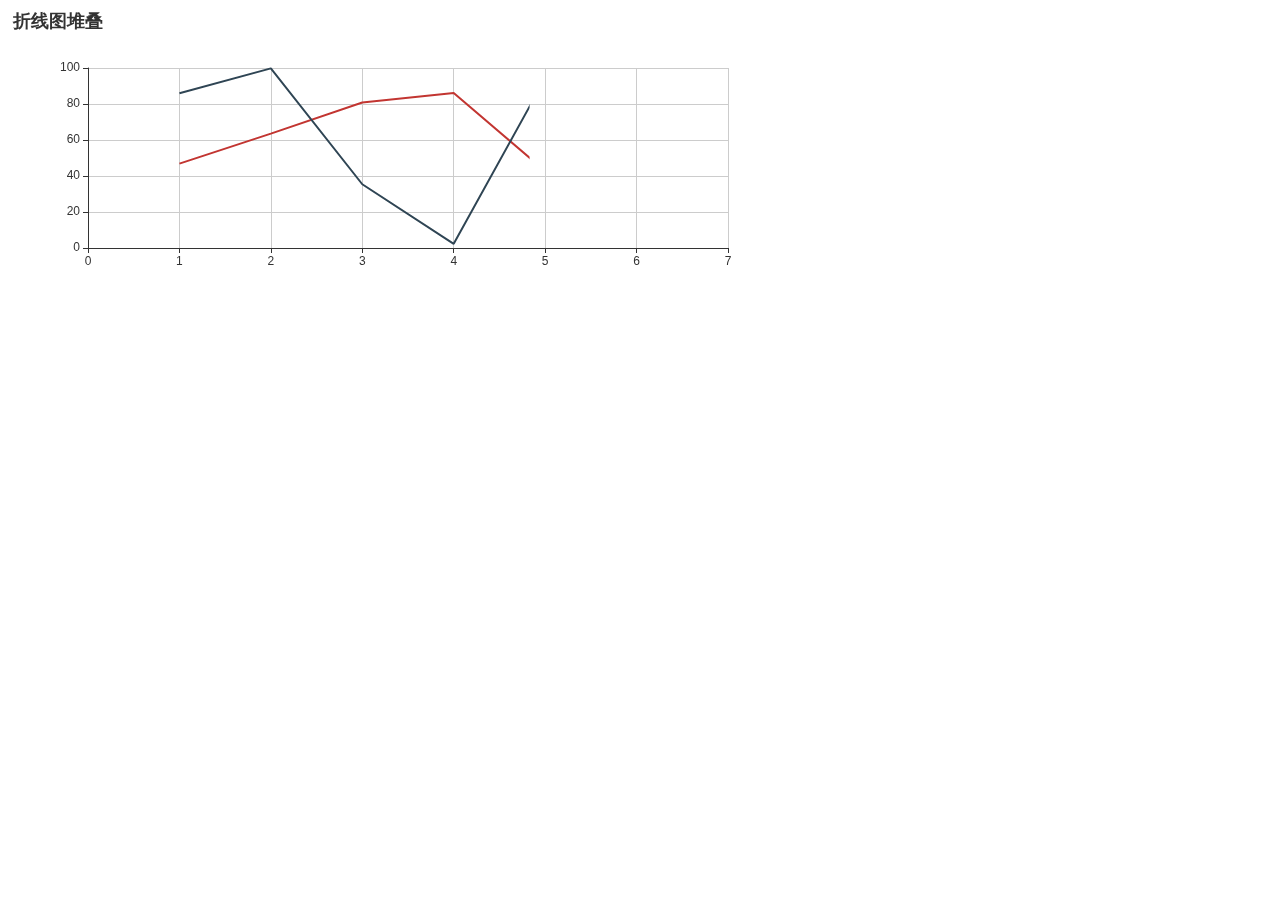
<file: test02.html>
<!DOCTYPE html>
<html>
<head>
    <meta charset="utf-8">
    <title>line</title>
    <!-- 引入 echarts.js -->
    <script src="./js/echarts.min.js"></script>
</head>
<body>

<!-- 为ECharts准备一个具备大小（宽高）的Dom -->
<div class="row">
    <div id="main" style="width: 800px;height:300px;"></div>
    <div id="main2" style="width: 800px;height:300px;"></div>
</div>


<script type="text/javascript">
    // 基于准备好的dom，初始化echarts实例
    var myChart = echarts.init(document.getElementById('main'));

    function randomData() {
        now = now + 1;
        value = value + Math.random() * 21 - 10;
        return {
            name: now.toString(),
            value: [
                now,
                Math.random() * 100
            ]
        }
    }

    function randomData2() {
        value = value + Math.random() * 21 - 10;
        return {
            name: now.toString(),
            value: [
                now,
                Math.random() * 100
            ]
        }
    }

    var data = [];
    var data2 = [];
    var now = +0;
    var oneDay = 1;
    var value = Math.random() * 1000;
    for (var i = 0; i < 7; i++) {
        data.push(randomData());
        data2.push(randomData2());
    }

    option = {
        title: {
            text: '折线图堆叠'
        },
        tooltip: {
            trigger: 'axis'
        },
        xAxis: {
            type: 'value',
        },
        yAxis: {
            type: 'value'
        },
        series: [{
            name: '模拟数据',
            type: 'line',
            showSymbol: false,
            hoverAnimation: false,
            data: data
        },
            {
                name: '邮件营销',
                type: 'line',
                showSymbol: false,
                hoverAnimation: false,
                data: data2
            }]
    };

    setInterval(function () {

        for (var i = 0; i < 1; i++) {
            data.shift();
            data.push(randomData());
            data2.shift();
            data2.push(randomData2());
        }

        myChart.setOption({
            series: [{
                name: '模拟数据',
                type: 'line',
                showSymbol: false,
                hoverAnimation: false,
                data: data
            },
                {
                    name: '邮件营销',
                    type: 'line',
                    showSymbol: false,
                    hoverAnimation: false,
                    data: data2
                }]
        });
        myChart.setOption({
            xAxis: [{
                type: 'value',
                splitLine: {
                    show: false
                },
                min: +data[0].name,
                max: +20
            }]
        });

    }, 1000);




    // 使用刚指定的配置项和数据显示图表。
    myChart.setOption(option);
</script>
</body>
</html>
</file>
<file: css/style.css>
/*common*/
*{
    margin:0;
    padding: 0;
    border:0;
    box-sizing: border-box;
}

@font-face {
    font-family: DIN-Regular;
    src: url("./DIN Reg Alt.ttf");
}
html, body, div, span, applet, object, iframe,
h1, h2, h3, h4, h5, h6, p, blockquote, pre,
a, abbr, acronym, address, big, cite, code,
del, dfn, em, img, ins, kbd, q, s, samp,
small, strike, strong, sub, sup, tt, var,
b, u, i, center,
dl, dt, dd, ol, ul, li,
fieldset, form, label, legend,
table, caption, tbody, tfoot, thead, tr, th, td,
article, aside, canvas, details, embed,
figure, figcaption, footer, header, hgroup,
menu, nav, output, ruby, section, summary,
time, mark, audio, video {
    margin: 0;
    padding: 0;
    border: 0;
    font-size: 100%;
    font: inherit;
    vertical-align: baseline;
}
html,body{
    width:100%;
    height:100%;
}
body{
    background: #0d1639;
    font-size: 14px;
    font-family: "open sans", "Helvetica Neue", Helvetica, Arial, sans-serif;
    line-height: 1.4;
    font-family: DIN-Regular;
}
ul,li{
    list-style: none;
}
a{
    text-decoration: none;
}
.fl{
    float: left;
}
.fr{
    float: right;
}
.wrap{
    width:100%;
    height:100%;
    overflow-y: auto;
    background: url("../images/bg.png") repeat-y center center;
    background-size:cover;
}
.bgfff{
    background: #fff;
}
.padLR{
    padding: 10px;
}
.mg20{
    margin:20px -15px;
}
.mgt16{
    margin-bottom: 16px;
}
.mgt40{
    margin-bottom: 40px;
}
.blueT{
    font-size: 18px;
    color:#3db7ff;
}
.logo {
    padding: 20px 15px;
    font-size: 36px;
    color: #fff;
}
.logo img {
    display: block;
    width: 80px;
    height: 80px;
    margin: 20px 15px;
}
#chart01{
    width:100%;
    height:394px;
}
#chart02{
    width:100%;
    height:200px;
}
#chart03{
    width:100%;
    height:200px;
}
#chart04{
    width:100%;
    height:360px;
}
#chart05{
    width:100%;
    height:300px;
}
#chart06{
    width:100%;
    height: 200px;
}
#chart07{
    width:100%;
    height: 170px;
}
#chart08{
    width:100%;
    height: 170px;
}
#chart09{
    width:100%;
    height: 170px;
}
#chart10{
    width:100%;
    height:330px;
}
#chart11{
    width:100%;
    height:500px;
}
#chart14{
    width:100%;
    height:500px;
}
#chart12{
    width:100%;
    height:300px;
}
.pieW{
    position: relative;
    height: 170px;
}
.pieP{
    position: absolute;
    color: #fff;
    top: 30%;
    left: 17%;
    text-align: center;
    width: 74px;
}
.pieP span{
    display: block;
    font-size: 12px;
}
.pieP span:first-child{
    font-size: 24px;
}
.pgt{
    display: flex;
    width:80%;
    align-items: center;
    flex-direction: row;
}
.pgt span{
    height:30px;
    display: block;
    line-height: 30px;
}
.pgrW{
    width:calc(100% - 80px);
    display: flex;
    align-items: center;
    flex-direction: row;
}
.pgt .pgr{
    display: block;
    position: relative;
    height:30px;
}
.pgt .pgr i{
    font-style: normal;
    font-size:12px;
    text-align: center;
    color: #fff;
    display: block;
    line-height: 30px;
}

.pgt .colorG{
    font-size: 14px;
    color:green;
    width:30px;
}
.pgt .colorR{
    font-size: 14px;
    color:red;
    width:40px;
}
.pgt .green{
    background: green;
}
.pgt .red{
    background: red;
}
.bgGrey{
    background: #efefef;
    width:35%;
}
.barWrap{
    display: flex;
    height:100px;
    align-items: flex-end;
    justify-content: space-around;
}
.barWrap span{
    display: block;
    width:20px;
}
.haFlex{
    display: flex;
    align-items: center;
    justify-content: space-around;
}
.haItem span{
    display: block;
    text-align: center;
}

/*发散图纯css*/
.divg{
  position:relative;
  width: 100%;
  height: 300px;
}
.divg .middle {
    width: 80px;
    height: 80px;
    background: #ff6600;
    text-align: center;
    color: #fff;
    border-radius: 100%;
    line-height: 80px;
    font-size: 14px;
    position: absolute;
    top: 32%;
    left: 40%;
    z-index:2;
}
.divgItem {
     position: relative;
 }
.divgItem .itemCircle{
    display: block;
    width:60px;
    height:60px;
    background:#d2d1d1;
    text-align: center;
    color:#fff;
    font-size: 14px;
    border-radius: 100%;
    position: absolute;
}
.divgItem.itemOn .itemCircle{
    background: #ff6600;
}
.divgItem.divgItem01 {
    top: 3%;
    left: 42%;
}
.divgItem.divgItem02 {
    top: 32%;
    left: 72%;
}
.divgItem.divgItem03 {
    top: 61%;
    left: 62%;
}
.divgItem.divgItem04 {
    top: 71%;
    left: 29%;
}
.divgItem.divgItem05 {
    top: 34%;
    left: 19%;
}
i.divgLine {
    display: block;
    width: 1px;
    height: 40px;
    background: #d2d1d1;
    position: absolute;

}
.divgItem.itemOn .divgLine{
    background: #ff6600;
}
.divgItem01 .divgLine{
    top: 47px;
    left: 29px;
}
.divgItem02 i.divgLine {
    top: 3px;
    transform: rotate(90deg);
    left: -26px;
    height: 58px;
}
.divgItem03 i.divgLine {
    top: -26px;
    left: -9px;
    transform: rotate(-46deg);
    height: 44px;
}
.divgItem04 i.divgLine {
    top: -51px;
    left: 45px;
    height: 56px;
    transform: rotate(35deg);
}
.divgItem05 i.divgLine {
    top: 11px;
    left: 71px;
    transform: rotate(90deg);
}
.divgItem span{
    display: block;
    position: absolute;
    font-size: 12px;
    color: grey;

}
.divgItem.itemOn span{
    color:#ff6600;
}
.divgItem01 span{
    top: -15px;
    left: 19px;
}
.divgItem02 span {
    top: 22px;
    left: 62px;
}
.divgItem03 span {
    top: 30px;
    left: 62px;
}
.divgItem04 span {
    left: 20px;
    top: 60px;
}
.divgItem05 span {
    top: 24px;
    left: -28px;
}

.divgItem em {
    font-size: 12px;
    width: 30px;
    display: block;
    margin: 15px 15px;
}


/*table style*/
.tableWrap table{
    width:100%;
}
.tableWrap td{
    height: 45px;
    text-align: center;
    vertical-align: middle;
    background: rgba(23, 31, 62, 0.08);
    color: #fff;
    border: 1px solid rgba(255, 255, 255, 0.08);
}
.tableWrap th{
    color: #fff;
    border-right: 0;
    opacity: 0.2;
    background: #3B5F86;
    font-size: 12px;
    height: 30px;
    text-align: center;
    vertical-align: middle;
    border: 1px solid #1c2a4c;
}
/*.tc01{*/
      /*background: #ff771d;*/
  /*}*/
/*.tc02{*/
    /*background: #00a1ff;*/
/*}*/
/*.tc03{*/
    /*background: #666699;*/
/*}*/
/*.tc04{*/
    /*background: #ff3300;*/
/*}*/
/*.tc05{*/
    /*background: #ff9900;*/
/*}*/
/*.tc06{*/
    /*background: #996633;*/
/*}*/
/*.tc07{*/
    /*background: #c9c9c9;*/
/*}*/
/*.tc08{*/
    /*background: #5dca63;*/
/*}*/
/*.tc09{*/
    /*background: #ffd211;*/
/*}*/
.tableWrap th span,.tableWrap td span{
    display: block;
    color: #fff;
    font-size: 12px;
}
.tableWrap td span:first-child{
    font-size: 14px;
}
.tableWrap td.tcOrange{
    background: rgba(240, 90, 35, 0.2);
}
/*.tableWrap tr th:last-child,.tableWrap tr td:last-child{*/
    /*border-right: 0;*/
/*}*/
/*.tableWrap tbody tr:last-child td{*/
    /*border-bottom:0*/
/*}*/


/* pan  style */
.pan {
    background: rgba(23, 31, 62, 0.8);
}

.pan-head {
    height: 44px;
    background: rgba(240, 90, 35, 0.1);
    font-size: 24px;
    color: #F05A23;
    line-height: 44px;
    padding: 0 26px;
}
.pan-body {
    height: 330px;
    padding: 24px;
}

/*pan style*/

#news{
    overflow: hidden;
}
ul.news {
    /*height: 170px;*/
    /*overflow: hidden;*/
}
.news li{
    background: rgba(25, 146, 217, 0.1);
    height:120px;
    display: table;
    color:#fff;
    font-size: 20px;
    width:100%;
    margin-bottom: 10px;
}
.news .newL {
    display: table-cell;
    vertical-align: middle;
    background: #3B5F86;
    height: 100%;
    width:20%;
    text-align: center;
}
.news .newR {
    display:table-cell;
    vertical-align: middle;
    padding:0 16px;
}
.news li:first-child .newL{
    background: linear-gradient(#e17c3b,#d45723);
}
.news li:first-child .newR{
    background: #6e3630
}
#word-cloud{
    width:100%;
    height: 100%;
    color:#fff;
}


/*高频交易模拟 start*/
.highL{
    float: left;
    width: 56%;
    margin-right: 20px;
    height: 450px;
    overflow: hidden;
}

.highL .title01 {
    color: #fff;
    font-size: 20px;
}
.highL .title01 em{
    display: inline-block;
    font-size: 14px;
    background: rgba(59, 95, 134, 0.3);
    padding: 0 4px;
    height: 20px;
    line-height: 20px;
    vertical-align: middle;
}
.highL .title02 {
    font-size: 46px;
    color: #F05A23;
}
.highL .title03 {
    font-size: 20px;
    color: #F05A23;
    padding-bottom: 20px;
}
.highLT {
    background: rgba(59, 95, 134, 0.1);
    padding: 2px 10px 8px;
}
.highLT table{
    background: #171F3E;
    width:100%;
}
.highLT th,.highL td{
    font-size: 12px;
    color: #fff;
    height: 30px;
    vertical-align: middle;
    text-align: right;
}
.highLT th{
    background: rgba(59, 95, 134, 0.1);
}
.highL tr th:first-child,.highL tr td:first-child{
    text-align: left;
}
.highL tbody tr{
    border-bottom: 1px solid #1c2745;
}
.highR {
    float: right;
    width: calc(43% - 20px);
    height: 450px;
    overflow: hidden;
}
.highR table{
    width:100%;
}
.highR th,.highR td{
    font-size: 12px;
    color: #fff;
    height: 30px;
    vertical-align: middle;
    padding: 0 4px;
}
.highR th{
    background: rgba(59, 95, 134, 0.1);
}
.highR tr{
    padding:0 4px;
}
.highR tbody tr:nth-child(2n){
    background: rgba(59, 95, 134, 0.1);
}
.highR tbody tr td:last-child,.highR thead tr th:last-child{
    text-align: right;
}
.highR .tGreen{
    color: #2FDAD3;;
}
.highR .tRed{
    color: #F05A23;;
}
/*高频交易模拟 end*/


.achartW {
    position: relative;
}
.achartL {
    position: absolute;
    font-size: 48px;
    color: #fff;
    top: 25%;
    left: 2%;
}
.achartL span{
    display: block;
}
.achartR {
    position: absolute;
    font-size: 48px;
    color: #fff;
    top: 25%;
    left: 82%;
}
.achartL span em{
    font-size: 14px;
    margin: 0 -4px;
}
.achartR span em{
    font-size: 14px;
    margin: 0 -2px;
}
.achartL span:last-child{
    font-size:24px;
}
.achartR span:last-child{
    font-size:24px;
}
.achartR span{
    display: block;
}


/*word cloud style*/
#tagsList {
    position:relative;
    width:400px;
    height:300px;
    margin: 0px auto;
}
#tagsList span {
    position:absolute;
    top:0px;
    left:0px;
    font-family: DIN-Regular;
    color:#F05A23;
    padding: 3px 6px;
}
/*word cloud style*/
@media (min-width: 1501px) and (max-width: 1800px){
    .container {
        width: 1500px;
    }
}
@media (min-width: 1801px) and (max-width: 2500px){
    .container {
        width: 1800px;
    }
}
@media (min-width: 2501px) and (max-width: 3200px){
    .container {
        width: 2500px;
    }
}
@media (min-width: 3201px) {
    .container {
        width: 3200px;
    }
}
@media (min-width: 1200px) and (max-width: 1500px){
    .container {
        width: 1170px;
    }
}
</file>
